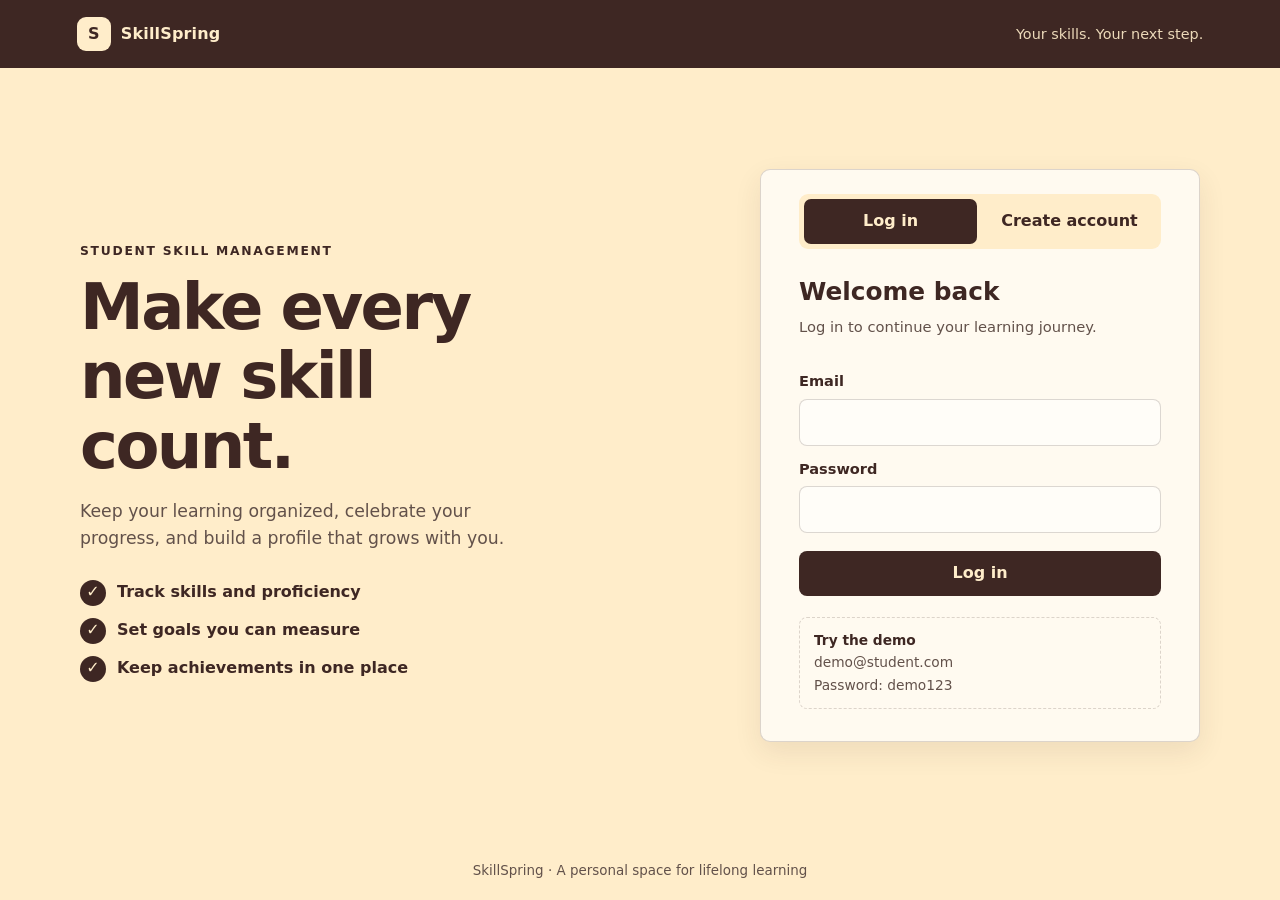
<file: index.html>
<!doctype html>
<html lang="en">
<head>
  <meta charset="utf-8">
  <meta name="viewport" content="width=device-width, initial-scale=1">
  <meta name="theme-color" content="#3E2723">
  <title>Student Skill Management System</title>
  <link rel="stylesheet" href="css/style.css">
  <script defer src="js/storage.js"></script>
  <script defer src="js/auth.js"></script>
  <script defer src="js/app.js"></script>
</head>
<body class="auth-page" data-page="auth">
  <header class="auth-topbar">
    <a class="brand" href="index.html"><span class="brand-mark" aria-hidden="true">S</span> SkillSpring</a>
    <span class="topbar-note">Your skills. Your next step.</span>
  </header>
  <main class="auth-layout">
    <section class="auth-intro" aria-labelledby="intro-title">
      <p class="eyebrow">STUDENT SKILL MANAGEMENT</p>
      <h1 id="intro-title">Make every new skill count.</h1>
      <p>Keep your learning organized, celebrate your progress, and build a profile that grows with you.</p>
      <ul class="intro-points">
        <li><span aria-hidden="true">✓</span> Track skills and proficiency</li>
        <li><span aria-hidden="true">✓</span> Set goals you can measure</li>
        <li><span aria-hidden="true">✓</span> Keep achievements in one place</li>
      </ul>
    </section>
    <section class="auth-card" aria-label="Account access">
      <div class="auth-tabs" role="tablist" aria-label="Account options">
        <button class="auth-tab is-active" id="login-tab" type="button" role="tab" aria-selected="true" aria-controls="login-panel" data-auth-tab="login">Log in</button>
        <button class="auth-tab" id="register-tab" type="button" role="tab" aria-selected="false" aria-controls="register-panel" data-auth-tab="register">Create account</button>
      </div>
      <section id="login-panel" class="auth-panel" role="tabpanel" aria-labelledby="login-tab">
        <h2>Welcome back</h2>
        <p class="muted">Log in to continue your learning journey.</p>
        <form id="login-form" novalidate>
          <label for="login-email">Email</label>
          <input id="login-email" name="email" type="email" autocomplete="email" required>
          <small class="field-error" data-error-for="email"></small>
          <label for="login-password">Password</label>
          <input id="login-password" name="password" type="password" autocomplete="current-password" required>
          <small class="field-error" data-error-for="password"></small>
          <button class="button button-primary button-wide" type="submit">Log in</button>
        </form>
        <div class="demo-hint"><strong>Try the demo</strong><span>demo@student.com</span><span>Password: demo123</span></div>
      </section>
      <section id="register-panel" class="auth-panel" role="tabpanel" aria-labelledby="register-tab" hidden>
        <h2>Create your account</h2>
        <p class="muted">Set up your personal skills workspace.</p>
        <form id="register-form" novalidate>
          <label for="register-name">Full name</label>
          <input id="register-name" name="name" autocomplete="name" required>
          <small class="field-error" data-error-for="name"></small>
          <label for="register-email">Email</label>
          <input id="register-email" name="email" type="email" autocomplete="email" required>
          <small class="field-error" data-error-for="email"></small>
          <label for="register-password">Password <span class="label-hint">(at least 6 characters)</span></label>
          <input id="register-password" name="password" type="password" autocomplete="new-password" required minlength="6">
          <small class="field-error" data-error-for="password"></small>
          <label for="register-course">Course / program</label>
          <input id="register-course" name="course" autocomplete="organization-title" required>
          <small class="field-error" data-error-for="course"></small>
          <label for="register-year">Year of study</label>
          <select id="register-year" name="year" required>
            <option value="">Select your year</option>
            <option>1st Year</option><option>2nd Year</option><option>3rd Year</option><option>4th Year</option><option>Postgraduate</option><option>Other</option>
          </select>
          <small class="field-error" data-error-for="year"></small>
          <button class="button button-primary button-wide" type="submit">Create account</button>
        </form>
      </section>
    </section>
  </main>
  <div id="toast-region" class="toast-region" aria-live="polite" aria-atomic="true"></div>
  <footer class="auth-footer">SkillSpring · A personal space for lifelong learning</footer>
</body>
</html>
</file>
<file: css/style.css>
:root {
  --primary: #3E2723;
  --secondary: #FFEDCA;
  --primary-soft: #684c45;
  --primary-light: #8a7067;
  --secondary-deep: #f3dfb7;
  --surface: #fffaf0;
  --surface-strong: #fffdf8;
  --border: rgba(62, 39, 35, .18);
  --muted: #62514a;
  --shadow: 0 10px 28px rgba(62, 39, 35, .09);
  --success: #315d42;
  --warning: #704b0c;
  --danger: #8b3028;
  --radius: 10px;
}

* { box-sizing: border-box; }
html { min-width: 320px; scroll-behavior: smooth; }
body {
  margin: 0;
  color: var(--primary);
  background: var(--secondary);
  font-family: system-ui, -apple-system, BlinkMacSystemFont, "Segoe UI", sans-serif;
  line-height: 1.55;
}
button, input, select, textarea { font: inherit; }
button, a, input, select, textarea { -webkit-tap-highlight-color: transparent; }
button { color: inherit; }
a { color: inherit; }
:focus-visible { outline: 3px solid var(--primary-light); outline-offset: 3px; }
[hidden] { display: none !important; }

.auth-page { min-height: 100vh; display: flex; flex-direction: column; }
.auth-topbar {
  display: flex; justify-content: space-between; align-items: center;
  min-height: 68px; padding: 12px clamp(20px, 6vw, 88px);
  color: var(--secondary); background: var(--primary);
}
.brand { display: inline-flex; gap: 10px; align-items: center; text-decoration: none; font-weight: 750; letter-spacing: .01em; }
.brand-mark { display: grid; place-items: center; width: 34px; height: 34px; border-radius: 9px; color: var(--primary); background: var(--secondary); font-weight: 800; }
.topbar-note { opacity: .9; font-size: .9rem; }
.auth-layout { width: min(1120px, calc(100% - 40px)); flex: 1; margin: 42px auto; display: grid; grid-template-columns: 1fr minmax(320px, 440px); gap: clamp(32px, 7vw, 100px); align-items: center; }
.auth-intro { max-width: 520px; }
.eyebrow { font-size: .77rem; font-weight: 800; letter-spacing: .14em; }
.auth-intro h1 { margin: 10px 0 16px; max-width: 500px; font-size: clamp(2.4rem, 5vw, 4rem); line-height: 1.08; letter-spacing: -.04em; }
.auth-intro > p:not(.eyebrow) { max-width: 470px; color: var(--muted); font-size: 1.08rem; }
.intro-points { display: grid; gap: 12px; margin: 28px 0 0; padding: 0; list-style: none; font-weight: 620; }
.intro-points li { display: flex; align-items: center; gap: 11px; }
.intro-points li span { display: grid; place-items: center; width: 26px; height: 26px; border-radius: 50%; color: var(--secondary); background: var(--primary); }
.auth-card, .panel, .stat-card, .goal-card, .certificate-card, .profile-card { border: 1px solid var(--border); border-radius: var(--radius); background: var(--surface); box-shadow: var(--shadow); }
.auth-card { overflow: hidden; padding: 28px clamp(22px, 4vw, 38px) 32px; }
.auth-tabs { display: grid; grid-template-columns: 1fr 1fr; gap: 6px; margin: -4px 0 24px; padding: 5px; border-radius: 9px; background: var(--secondary); }
.auth-tab { padding: 10px; border: 0; border-radius: 7px; background: transparent; cursor: pointer; font-weight: 700; }
.auth-tab.is-active { color: var(--secondary); background: var(--primary); }
.auth-panel h2 { margin: 0; font-size: 1.55rem; }
.muted, .label-hint { color: var(--muted); }
.auth-panel > .muted { margin: 4px 0 20px; font-size: .92rem; }
form { display: grid; }
label { margin: 12px 0 6px; font-size: .91rem; font-weight: 700; }
input, select, textarea {
  width: 100%; min-height: 44px; padding: 10px 12px; border: 1px solid var(--border);
  border-radius: 8px; color: var(--primary); background: var(--surface-strong);
  transition: border-color .18s ease, box-shadow .18s ease;
}
textarea { min-height: 96px; resize: vertical; }
input:focus, select:focus, textarea:focus { border-color: var(--primary-soft); outline: none; box-shadow: 0 0 0 3px rgba(62, 39, 35, .14); }
input[type="range"] { min-height: 24px; padding: 0; accent-color: var(--primary); }
.field-error { min-height: 0; color: var(--danger); font-size: .8rem; }
.field-error:not(:empty) { margin-top: 4px; }
.label-hint { font-weight: 500; font-size: .82rem; }
.button {
  display: inline-flex; justify-content: center; align-items: center; gap: 8px; min-height: 42px;
  padding: 9px 16px; border: 1px solid transparent; border-radius: 8px;
  cursor: pointer; text-decoration: none; font-weight: 720; transition: transform .18s ease, background .18s ease, box-shadow .18s ease;
}
.button:hover { transform: translateY(-1px); box-shadow: 0 5px 12px rgba(62, 39, 35, .14); }
.button-primary { color: var(--secondary); background: var(--primary); }
.button-primary:hover { background: var(--primary-soft); }
.button-secondary { border-color: var(--border); color: var(--primary); background: var(--secondary); }
.button-secondary:hover { background: var(--secondary-deep); }
.button-danger { color: var(--secondary); background: var(--danger); }
.button-wide { width: 100%; margin-top: 18px; }
.button-small { min-height: 34px; padding: 5px 10px; font-size: .86rem; }
.demo-hint { display: grid; gap: 1px; margin-top: 21px; padding: 12px 14px; border: 1px dashed var(--border); border-radius: 8px; color: var(--muted); font-size: .86rem; }
.demo-hint strong { color: var(--primary); }
.auth-footer { padding: 18px; text-align: center; color: var(--muted); font-size: .84rem; }

.app-header { position: sticky; z-index: 20; top: 0; color: var(--secondary); background: var(--primary); box-shadow: 0 4px 14px rgba(62, 39, 35, .15); }
.header-inner { display: flex; align-items: center; justify-content: space-between; gap: 20px; width: min(1280px, calc(100% - 40px)); min-height: 68px; margin: auto; }
.header-actions { display: flex; align-items: center; gap: 14px; }
.header-user { max-width: 180px; overflow: hidden; text-overflow: ellipsis; white-space: nowrap; font-size: .9rem; }
.menu-toggle { display: none; width: 42px; height: 40px; border: 1px solid rgba(255, 237, 202, .4); border-radius: 8px; color: var(--secondary); background: transparent; font-size: 1.25rem; cursor: pointer; }
.app-nav { display: flex; align-items: center; gap: 4px; }
.app-nav a { padding: 8px 11px; border-radius: 7px; color: var(--secondary); text-decoration: none; font-size: .9rem; opacity: .9; }
.app-nav a:hover, .app-nav a[aria-current="page"] { color: var(--primary); background: var(--secondary); opacity: 1; }
.logout-button { border-color: rgba(255, 237, 202, .45); color: var(--secondary); background: transparent; }
.logout-button:hover { background: var(--primary-soft); }
.app-main { width: min(1120px, calc(100% - 40px)); min-height: calc(100vh - 138px); margin: 0 auto; padding: 38px 0 60px; }
.page-heading { display: flex; align-items: flex-start; justify-content: space-between; gap: 20px; margin-bottom: 26px; }
.page-heading h1 { margin: 0; font-size: clamp(1.8rem, 4vw, 2.45rem); line-height: 1.2; letter-spacing: -.03em; }
.page-heading p { margin: 7px 0 0; color: var(--muted); }
.heading-actions { display: flex; flex-wrap: wrap; gap: 10px; }
.app-footer { padding: 18px 20px; border-top: 1px solid var(--border); color: var(--muted); text-align: center; font-size: .82rem; }
.stats-grid { display: grid; grid-template-columns: repeat(4, minmax(0, 1fr)); gap: 16px; margin-bottom: 22px; }
.stat-card { padding: 18px 20px; }
.stat-label { color: var(--muted); font-size: .88rem; font-weight: 650; }
.stat-value { display: block; margin-top: 5px; font-size: 2rem; font-weight: 780; line-height: 1.2; }
.dashboard-grid { display: grid; grid-template-columns: 1.2fr .8fr; gap: 18px; }
.panel { padding: 22px; }
.panel h2, .profile-card h2 { margin: 0 0 14px; font-size: 1.18rem; }
.distribution-list { display: grid; gap: 14px; }
.distribution-row { display: grid; grid-template-columns: 105px 1fr 34px; align-items: center; gap: 10px; font-size: .88rem; }
.bar-track, .progress-track { height: 11px; overflow: hidden; border-radius: 99px; background: var(--secondary-deep); }
.bar-fill, .progress-fill { height: 100%; border-radius: inherit; background: var(--primary); transition: width .25s ease; }
.activity-list { display: grid; gap: 0; padding: 0; margin: 0; list-style: none; }
.activity-item { display: flex; gap: 12px; padding: 12px 0; border-bottom: 1px solid var(--border); }
.activity-item:last-child { border-bottom: 0; }
.activity-dot { flex: 0 0 9px; width: 9px; height: 9px; margin-top: 8px; border-radius: 50%; background: var(--primary); }
.activity-copy { min-width: 0; }
.activity-copy strong { display: block; font-size: .91rem; }
.activity-copy time { display: block; color: var(--muted); font-size: .8rem; }
.quick-links { display: flex; flex-wrap: wrap; gap: 10px; margin-top: 18px; }

.toolbar { display: grid; grid-template-columns: minmax(180px, 1.5fr) repeat(3, minmax(130px, 1fr)); gap: 12px; margin-bottom: 20px; }
.toolbar label { display: block; margin: 0 0 5px; }
.toolbar input, .toolbar select { min-height: 42px; }
.table-wrap { overflow-x: auto; }
.data-table { width: 100%; border-collapse: collapse; text-align: left; }
.data-table th, .data-table td { padding: 13px 12px; border-bottom: 1px solid var(--border); vertical-align: middle; }
.data-table th { color: var(--muted); font-size: .8rem; letter-spacing: .035em; text-transform: uppercase; }
.data-table td { font-size: .91rem; }
.data-table tr:last-child td { border-bottom: 0; }
.skill-name { font-weight: 740; }
.skill-subtext { display: block; color: var(--muted); font-size: .82rem; }
.skill-level { min-width: 118px; }
.skill-level .progress-track { margin-top: 5px; height: 7px; }
.row-actions { display: flex; gap: 7px; }
.text-button { padding: 5px 7px; border: 0; border-radius: 5px; color: var(--primary); background: transparent; cursor: pointer; font-weight: 700; }
.text-button:hover { background: var(--secondary); }
.filters-title { display: flex; align-items: center; justify-content: space-between; gap: 12px; margin-bottom: 12px; }
.filters-title h2 { margin: 0; font-size: 1.1rem; }
.empty-state { padding: 38px 18px; border: 1px dashed var(--border); border-radius: 9px; color: var(--muted); text-align: center; }
.empty-state strong { display: block; margin-bottom: 5px; color: var(--primary); font-size: 1.05rem; }

.goal-list, .certificate-grid { display: grid; gap: 16px; }
.goal-card { padding: 20px; }
.goal-top { display: flex; align-items: flex-start; justify-content: space-between; gap: 14px; }
.goal-card h2, .certificate-card h2 { margin: 0 0 4px; font-size: 1.12rem; }
.goal-skill, .certificate-issuer { color: var(--muted); font-size: .9rem; }
.goal-card .progress-track { height: 10px; margin: 16px 0 8px; }
.goal-meta { display: flex; justify-content: space-between; gap: 12px; color: var(--muted); font-size: .85rem; }
.goal-controls { display: grid; grid-template-columns: 1fr auto; align-items: center; gap: 14px; margin-top: 12px; }
.goal-actions { display: flex; gap: 7px; }
.status-badge { display: inline-flex; align-items: center; padding: 4px 9px; border-radius: 99px; font-size: .77rem; font-weight: 750; white-space: nowrap; }
.status-not-started { color: #514840; background: #e8dfd1; }
.status-in-progress { color: var(--warning); background: #f2dfad; }
.status-completed { color: var(--success); background: #d7e8d8; }
.status-overdue { color: var(--danger); background: #f2d5ce; }
.certificate-grid { grid-template-columns: repeat(2, minmax(0, 1fr)); }
.certificate-card { display: flex; flex-direction: column; min-height: 190px; padding: 22px; }
.certificate-symbol { display: grid; place-items: center; width: 42px; height: 42px; margin-bottom: 15px; border-radius: 12px; color: var(--secondary); background: var(--primary); font-size: 1.2rem; font-weight: 800; }
.certificate-card .certificate-date { margin-top: 12px; color: var(--muted); font-size: .85rem; }
.certificate-actions { display: flex; align-items: center; justify-content: space-between; gap: 12px; margin-top: auto; padding-top: 15px; }
.credential-link { font-weight: 700; font-size: .88rem; }

.profile-grid { display: grid; grid-template-columns: minmax(0, .8fr) minmax(0, 1.2fr); gap: 18px; align-items: start; }
.profile-card { padding: 22px; }
.profile-avatar { display: grid; place-items: center; width: 68px; height: 68px; margin-bottom: 14px; border-radius: 50%; color: var(--secondary); background: var(--primary); font-size: 1.6rem; font-weight: 800; }
.profile-name { margin: 0; font-size: 1.45rem; }
.profile-email { margin: 3px 0 18px; color: var(--muted); overflow-wrap: anywhere; }
.detail-list { display: grid; gap: 12px; margin: 0; }
.detail-row { display: grid; grid-template-columns: 120px 1fr; gap: 10px; padding-bottom: 10px; border-bottom: 1px solid var(--border); }
.detail-row:last-child { border-bottom: 0; }
.detail-row dt { color: var(--muted); font-size: .88rem; }
.detail-row dd { margin: 0; font-weight: 650; overflow-wrap: anywhere; }
.summary-row { display: grid; grid-template-columns: minmax(90px, 115px) 1fr 30px; gap: 10px; align-items: center; margin: 11px 0; font-size: .87rem; }
.summary-row .bar-track { height: 8px; }
.profile-actions { display: flex; flex-wrap: wrap; gap: 10px; margin-top: 18px; }

.modal-backdrop { position: fixed; z-index: 50; inset: 0; display: grid; place-items: center; overflow-y: auto; padding: 20px; background: rgba(30, 18, 15, .62); }
.modal { width: min(100%, 520px); max-height: min(90vh, 850px); overflow-y: auto; padding: 24px; border: 1px solid var(--border); border-radius: 12px; background: var(--surface); box-shadow: 0 18px 55px rgba(0, 0, 0, .25); }
.modal-header { display: flex; align-items: flex-start; justify-content: space-between; gap: 16px; margin-bottom: 12px; }
.modal-header h2 { margin: 0; font-size: 1.35rem; }
.modal-close { display: grid; place-items: center; width: 36px; height: 36px; flex: 0 0 36px; border: 1px solid var(--border); border-radius: 7px; background: var(--secondary); cursor: pointer; font-size: 1.1rem; }
.modal form { gap: 0; }
.modal-actions { display: flex; justify-content: flex-end; gap: 10px; margin-top: 18px; }
.toast-region { position: fixed; z-index: 80; top: 82px; right: 18px; display: grid; gap: 10px; width: min(360px, calc(100% - 36px)); }
.toast { padding: 13px 16px; border: 1px solid var(--border); border-left: 5px solid var(--primary); border-radius: 8px; color: var(--primary); background: var(--surface-strong); box-shadow: var(--shadow); animation: toast-in .2s ease-out; }
.toast-error { border-left-color: var(--danger); }
.toast-success { border-left-color: var(--success); }
@keyframes toast-in { from { opacity: 0; transform: translateY(-7px); } to { opacity: 1; transform: translateY(0); } }

@media (max-width: 900px) {
  .header-inner { flex-wrap: wrap; }
  .menu-toggle { display: block; }
  .header-actions { margin-left: auto; }
  .app-nav { position: absolute; top: 68px; right: 0; left: 0; display: none; flex-direction: column; align-items: stretch; gap: 3px; padding: 12px 20px 16px; background: var(--primary); box-shadow: 0 8px 12px rgba(62, 39, 35, .15); }
  .app-nav.is-open { display: flex; }
  .app-nav a { padding: 11px 12px; }
  .auth-layout { grid-template-columns: 1fr minmax(300px, 410px); gap: 30px; }
}
@media (max-width: 700px) {
  .auth-layout { grid-template-columns: 1fr; width: min(500px, calc(100% - 32px)); margin: 28px auto; }
  .auth-intro h1 { font-size: 2.5rem; }
  .auth-intro > p:not(.eyebrow) { font-size: 1rem; }
  .intro-points { grid-template-columns: 1fr; margin-top: 18px; }
  .stats-grid { grid-template-columns: repeat(2, minmax(0, 1fr)); gap: 11px; }
  .stat-card { padding: 15px; }
  .stat-value { font-size: 1.7rem; }
  .dashboard-grid, .profile-grid { grid-template-columns: 1fr; }
  .toolbar { grid-template-columns: repeat(2, minmax(0, 1fr)); }
  .toolbar .search-field { grid-column: 1 / -1; }
  .certificate-grid { grid-template-columns: 1fr; }
}
@media (max-width: 480px) {
  .auth-topbar { padding: 12px 16px; }
  .topbar-note { font-size: .75rem; }
  .app-main { width: calc(100% - 28px); padding-top: 26px; }
  .header-inner { width: calc(100% - 28px); gap: 10px; }
  .brand { gap: 7px; font-size: .93rem; }
  .header-user { display: none; }
  .page-heading { flex-direction: column; }
  .heading-actions { width: 100%; }
  .toolbar { grid-template-columns: 1fr; }
  .toolbar .search-field { grid-column: auto; }
  .panel { padding: 17px; }
  .distribution-row { grid-template-columns: 90px 1fr 25px; gap: 7px; font-size: .81rem; }
  .goal-top { flex-direction: column; }
  .goal-controls { grid-template-columns: 1fr; gap: 8px; }
  .goal-actions { justify-content: flex-end; }
  .detail-row { grid-template-columns: 100px 1fr; }
  .modal { padding: 19px; }
}
@media print {
  body { background: #fff; }
  .app-header, .app-footer, .profile-actions, .heading-actions, .toast-region { display: none !important; }
  .app-main { width: 100%; min-height: auto; padding: 0; }
  .profile-grid { grid-template-columns: 1fr; }
  .profile-card { box-shadow: none; break-inside: avoid; }
}
</file>
